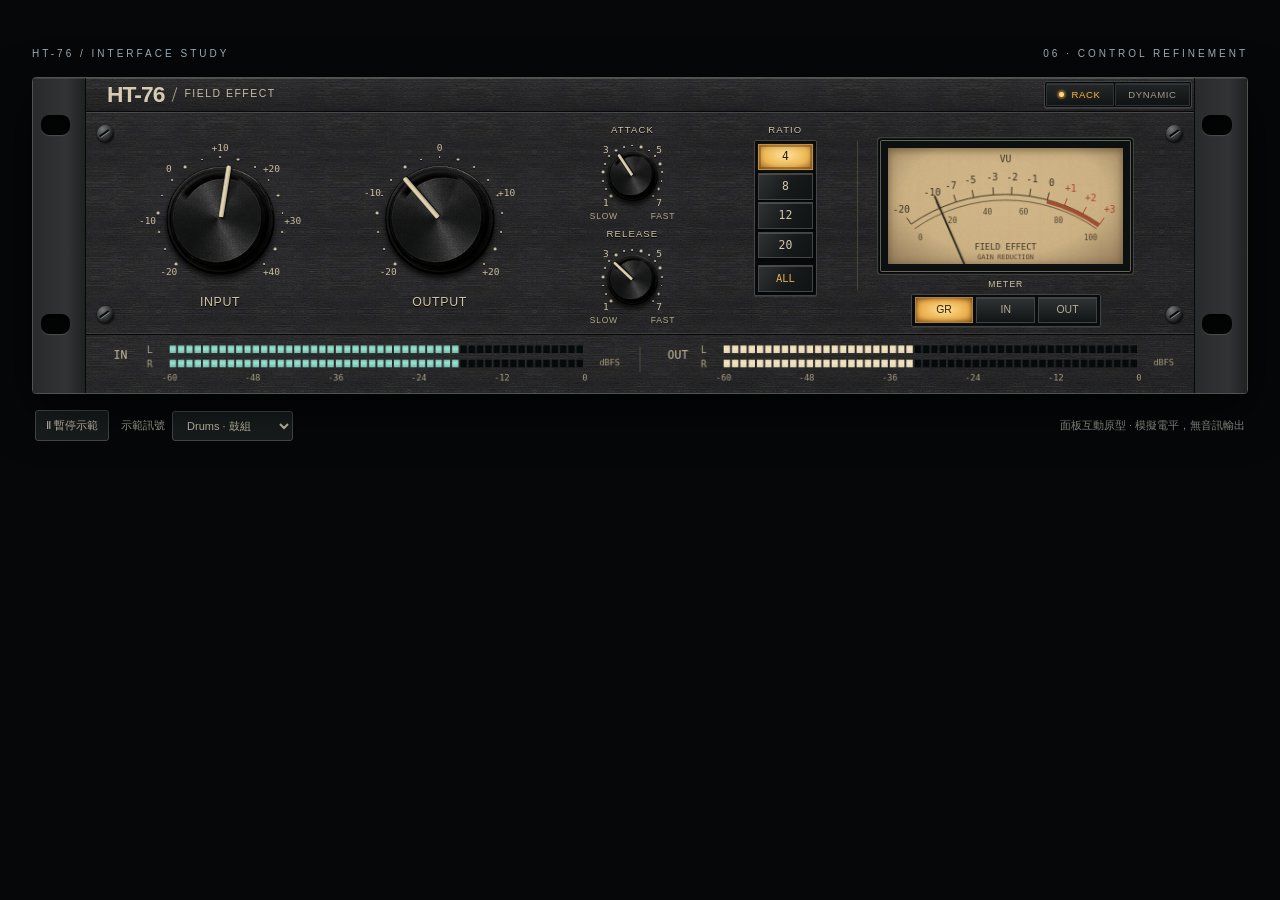
<file: design/index.html>
<!doctype html>
<html lang="zh-Hant"><head><meta charset="utf-8">
<meta name="viewport" content="width=device-width, initial-scale=1">
<title>HT-76 — Panel design preview</title>
<style>
body{margin:0;background:#050708;padding:48px 32px;color:#cbd6dc}
main{max-width:1280px;margin:0 auto}
.study-label{font:10px -apple-system,sans-serif;letter-spacing:3px;color:#9eadb7;margin:0 0 18px;display:flex;justify-content:space-between}
@media(max-width:620px){body{padding:22px 12px}.study-label{font-size:9px;letter-spacing:1.5px}}
</style></head><body><main><div class="study-label"><span>HT-76 / INTERFACE STUDY</span><span>06 · CONTROL REFINEMENT</span></div>
<div id="fet-panel-study" aria-label="HT-76 dual-view panel design">
<style>
#fet-panel-study{--fp-ink:#d4c8ab;--fp-muted:#a39c8b;--fp-teal:#71bdae;--fp-amber:#edb552;--fp-base:#191a1b;--fp-metal:url("[data-uri]");--fp-knob-image:url("[data-uri]");color:var(--fp-ink);font:13px -apple-system,BlinkMacSystemFont,"Segoe UI",sans-serif;line-height:1.4;width:100%;box-sizing:border-box;color-scheme:dark}
#fet-panel-study *{box-sizing:border-box}#fet-panel-study button,#fet-panel-study select,#fet-panel-study input{font:inherit}#fet-panel-study button{cursor:pointer}#fet-panel-study button:focus-visible,#fet-panel-study select:focus-visible,#fet-panel-study input:focus-visible{outline:2px solid #edb552;outline-offset:3px}#fet-panel-study [hidden]{display:none!important}
#fet-panel-study .fp-window{background:#191a1b;border:1px solid #626263;border-radius:4px;overflow:hidden;box-shadow:0 18px 50px #0009,inset 0 0 0 3px #050708}
#fet-panel-study .fp-top{min-height:59px;display:flex;align-items:center;gap:18px;padding:9px 26px;border-bottom:2px solid #060809;background:linear-gradient(110deg,#ffffff0b,#00000070),var(--fp-metal);background-size:auto,132px 84px;box-shadow:inset 0 1px #96969355}
#fet-panel-study .fp-brand{display:flex;align-items:center;gap:12px;flex:1}#fet-panel-study .fp-brand strong{font-size:29px;font-weight:750;letter-spacing:-1.5px;color:#dfd4b7}#fet-panel-study .fp-brand small{font-size:11px;letter-spacing:2px;color:#cabfa7;display:block}#fet-panel-study .fp-brand small+small{display:none}#fet-panel-study .fp-brand i{width:1px;height:23px;transform:rotate(18deg);background:#898473}
#fet-panel-study .fp-switch{display:flex;padding:2px;background:#050708;border:1px solid #414446;border-radius:3px;gap:1px;box-shadow:0 1px #77766c44}
#fet-panel-study .fp-switch button{border:1px solid #303335;border-radius:1px;background:linear-gradient(#212426,#101314);color:#a49d8b;font-size:11px;font-weight:500;padding:7px 15px;letter-spacing:.7px;box-shadow:inset 0 1px #73767333}
#fet-panel-study .fp-switch button[aria-pressed=true]{color:#efb24e;background:linear-gradient(#252829,#121516);text-shadow:0 0 6px #e7a12a40}
#fet-panel-study .fp-switch button[aria-pressed=true]:before{content:"";display:inline-block;width:5px;height:5px;vertical-align:1px;margin-right:8px;border-radius:50%;background:#ffd681;box-shadow:0 0 5px #ffb633,0 0 0 2px #8a683d66}
#fet-panel-study .fp-power{border:1px solid #45494a;color:#d7ad69;border-radius:2px;background:linear-gradient(#242728,#101213);padding:8px 11px;font-size:10px;letter-spacing:.8px;box-shadow:inset 0 1px #84867f33,0 1px 2px #000}
#fet-panel-study .fp-power[aria-pressed=true]{color:#8f9089;background:#101314;border-color:#303436}
#fet-panel-study .fp-status{display:flex;align-items:center;gap:9px;padding:12px 23px 1px;color:#9f9d91;font-size:9px;letter-spacing:1.5px}#fet-panel-study .fp-dot{width:4px;height:4px;border-radius:50%;background:#d3a45c}#fet-panel-study .fp-right{margin-left:auto;font:10px ui-monospace,SFMono-Regular,Menlo,monospace;letter-spacing:.3px;color:#a4a392}
#fet-panel-study .fp-dynamic-view{background:radial-gradient(ellipse at 45% 60%,#12242b55,transparent 75%),#0e1417}
#fet-panel-study .fp-visuals{display:grid;grid-template-columns:minmax(0,1fr) 172px;padding:0 10px 9px;gap:9px}
#fet-panel-study .fp-chart-shell{min-width:0}#fet-panel-study .fp-legend{display:flex;gap:22px;padding:13px 18px 6px;font-size:10px;letter-spacing:1px;color:#bcb8a8}#fet-panel-study .fp-legend span{display:flex;align-items:center;gap:7px}#fet-panel-study .fp-legend b{display:inline-block;width:15px;height:2px;background:var(--legend)}
#fet-panel-study .fp-chart{width:100%;height:282px;display:block}#fet-panel-study .fp-meter-canvas{width:100%;height:321px;display:block;border-left:1px solid #384146;background:linear-gradient(90deg,#0a0f1280,transparent)}
#fet-panel-study .fp-deck{display:grid;grid-template-columns:1fr .92fr .92fr 1fr 1.65fr;align-items:center;gap:16px;padding:18px 24px 20px;border-top:2px solid #040809;min-height:213px;background:linear-gradient(110deg,#00000044,#00000078),var(--fp-metal);background-size:auto,132px 84px;box-shadow:inset 0 1px #6d75784a}
#fet-panel-study .fp-control{text-align:center;min-width:0;position:relative}#fet-panel-study .fp-control-label{font-size:11px;letter-spacing:1.2px;font-weight:500;color:#d3c6a8;text-shadow:0 1px #000}
#fet-panel-study .fp-knob-wrap{width:121px;height:123px;margin:6px auto 0;position:relative;touch-action:none}
#fet-panel-study .fp-knob-scale{position:absolute;inset:0;pointer-events:none}
#fet-panel-study .fp-scale-dot{position:absolute;width:3px;height:3px;border-radius:50%;background:#c8bea5;transform:translate(-50%,-50%);box-shadow:0 1px #0009}
#fet-panel-study .fp-scale-dot:nth-child(3n+1){width:4px;height:4px}
#fet-panel-study .fp-knob{position:absolute;inset:10%;border:0;background:var(--fp-knob-image) center/contain no-repeat;filter:drop-shadow(1px 5px 3px #000b);border-radius:50%}
#fet-panel-study .fp-pointer{position:absolute;inset:0;transform:rotate(var(--angle,0deg));pointer-events:none;z-index:1}
#fet-panel-study .fp-pointer:before{content:"";position:absolute;left:calc(50% - 2px);top:4%;width:4px;height:44%;border-radius:2px 2px 1px 1px;background:linear-gradient(90deg,#877b5d,#f0e3bf 27%,#e2d5b0 65%,#aa9b74);box-shadow:1px 1px 2px #000,0 0 0 .5px #161713}
#fet-panel-study .fp-knob-wrap input{position:absolute;inset:0;z-index:3;width:100%;height:100%;opacity:.001;margin:0;cursor:ns-resize;touch-action:none}
#fet-panel-study .fp-knob-wrap:focus-within{outline:1px solid #c5a15e;outline-offset:3px;border-radius:50%}
#fet-panel-study .fp-control-value{display:inline-block;min-width:82px;padding:3px 8px;font:14px ui-monospace,SFMono-Regular,Menlo,monospace;white-space:nowrap;color:#73c4b2;background:#050b0d;border:1px solid #30383a;border-radius:2px;box-shadow:inset 0 1px 3px #000,0 1px #68707222}
#fet-panel-study .fp-control-value small{font-size:10px;margin-left:4px}
#fet-panel-study .fp-direction{display:flex;justify-content:space-between;max-width:89px;margin:-4px auto 5px;font-size:8px;letter-spacing:.8px;color:#b0a58b}
#fet-panel-study .fp-ratio-block{text-align:center;min-width:0}#fet-panel-study .fp-ratios{display:flex;gap:2px;justify-content:center;margin:23px 0 15px;background:#07090a;padding:4px;border:1px solid #444748;border-radius:2px;box-shadow:0 1px #81807a33}
#fet-panel-study .fp-ratios button{border:1px solid #434748;border-radius:1px;background:linear-gradient(125deg,#303334,#171a1b 55%,#101314);color:#d4c8ae;flex:1;min-width:29px;padding:11px 4px;box-shadow:inset 0 1px #95958b55,1px 2px 3px #0008;font:12px ui-monospace,SFMono-Regular,Menlo,monospace}
#fet-panel-study .fp-ratios button[aria-pressed=true],#fet-panel-study .fp-ratios button[data-ratio=all][aria-pressed=true]{background:radial-gradient(ellipse at 50% 40%,#ffe09a,#eeb854 60%,#a5702e);color:#261d0f;border-color:#c28c41;box-shadow:inset 0 0 0 2px #69451677,inset 0 0 8px #704b2380,0 0 4px #e7aa3e25}
#fet-panel-study .fp-ratios button[data-ratio=all]{color:#e3ad56;font-size:10px}#fet-panel-study .fp-ratio-note{font-size:9px;letter-spacing:.7px;color:#9f998a}
#fet-panel-study .fp-footer{display:flex;gap:14px;align-items:center;padding:9px 23px;background:#111517;border-top:1px solid #3b4245;font:9px ui-monospace,SFMono-Regular,Menlo,monospace;color:#aaa590;letter-spacing:.3px}#fet-panel-study .fp-footer b{font-weight:400;color:#c6c0aa}#fet-panel-study .fp-push{margin-left:auto;color:#d9b674}
#fet-panel-study .fp-demo{display:flex;align-items:center;gap:12px;flex-wrap:wrap;margin:16px 0 0;padding:0 3px;color:#a5a396;font-size:11px}#fet-panel-study .fp-demo button,#fet-panel-study .fp-demo select{border:1px solid #45494a;background:#191d1e;color:#c9c3b1;border-radius:3px;padding:7px 10px;font-size:11px}#fet-panel-study .fp-demo label{display:flex;gap:7px;align-items:center}#fet-panel-study .fp-note{margin-left:auto;font-size:11px;color:#92938c}
#fet-panel-study .fp-rack{position:relative;padding:28px 50px 12px;background:linear-gradient(105deg,#ffffff05,#00000044 55%,#00000011),var(--fp-metal);background-size:auto,132px 84px;box-shadow:inset 0 1px #72757766}
#fet-panel-study .fp-rack:before,#fet-panel-study .fp-rack:after{content:"";position:absolute;top:0;bottom:0;width:29px;left:0;background:linear-gradient(90deg,#151719,#383a3b 48%,#242728 90%);border-right:2px solid #060809;box-shadow:inset 0 1px #9d9e9166}
#fet-panel-study .fp-rack:after{left:auto;right:0;border-right:0;border-left:2px solid #060809}
#fet-panel-study .fp-screw{position:absolute;z-index:1;left:9px;top:23px;width:12px;height:12px;border-radius:50%;background:radial-gradient(ellipse at 32% 25%,#777a79,#242728 60%,#080a0b 75%,#565958);box-shadow:0 1px 2px #000}
#fet-panel-study .fp-screw:after{content:"";position:absolute;width:8px;height:1.5px;left:2px;top:5px;transform:rotate(-35deg);background:#060809;border-bottom:.5px solid #8a8b80}
#fet-panel-study .fp-screw:nth-child(2){left:auto;right:9px}#fet-panel-study .fp-screw:nth-child(3){top:auto;bottom:23px}#fet-panel-study .fp-screw:nth-child(4){left:auto;right:9px;top:auto;bottom:23px}
#fet-panel-study .fp-rack-name{display:none}
#fet-panel-study .fp-rack-controls{display:grid;grid-template-columns:1.1fr 1.1fr .78fr .5fr 2.15fr;gap:22px;align-items:center;min-height:274px}
#fet-panel-study .fp-rack .fp-control:not(.fp-small-knob){display:flex;flex-direction:column;align-items:center}
#fet-panel-study .fp-rack .fp-control:not(.fp-small-knob) .fp-control-label{order:2;margin-top:8px;font-size:13px;letter-spacing:.7px}
#fet-panel-study .fp-rack .fp-control:not(.fp-small-knob) .fp-knob-wrap{order:1;width:148px;height:148px}
#fet-panel-study .fp-rack .fp-control-value{order:3;background:transparent;border:0;box-shadow:none;font-size:11px;color:#bdb49e;padding:2px 0;min-width:0}
#fet-panel-study .fp-rack .fp-pointer:before{width:5px;left:calc(50% - 2.5px)}
#fet-panel-study .fp-timing{display:flex;flex-direction:column;gap:13px}
#fet-panel-study .fp-timing .fp-knob-wrap{width:79px;height:79px;margin-top:4px}
#fet-panel-study .fp-timing .fp-control-label{font-size:10px}#fet-panel-study .fp-timing .fp-direction{margin:0 auto 0;max-width:90px}
#fet-panel-study .fp-timing .fp-control-value{font-size:9px;padding:0}#fet-panel-study .fp-timing .fp-pointer:before{width:3px;left:calc(50% - 1.5px)}
#fet-panel-study .fp-rack .fp-ratios{flex-direction:column;margin:7px auto 0;gap:3px;width:44px;padding:3px}
#fet-panel-study .fp-rack .fp-ratios button{padding:6px 2px;min-height:28px;width:36px;font-size:11px}
#fet-panel-study .fp-rack .fp-ratio-note{display:none}
#fet-panel-study .fp-vu{display:block;width:100%;height:173px;background:radial-gradient(ellipse at 50% 35%,#efe0b9,#d7c299 66%,#a48e65);border:9px solid #0d1011;border-radius:1px;box-shadow:0 0 0 1px #565957,0 0 0 3px #141719,0 0 0 4px #454849,inset 0 2px 9px #57462cbb}
#fet-panel-study .fp-meter-select{display:flex;justify-content:center;gap:3px;margin:17px auto 0;background:#090b0c;padding:4px;width:max-content;border:1px solid #3f4445;border-radius:2px;box-shadow:0 1px #6f736b33}
#fet-panel-study .fp-meter-select button{padding:6px 10px;border:1px solid #3e4344;background:linear-gradient(#303333,#111516);border-radius:1px;font-size:10px;color:#b7b09b;box-shadow:inset 0 1px #81817833}
#fet-panel-study .fp-meter-select button[aria-pressed=true]{background:radial-gradient(ellipse,#ffe194,#e9ac49 65%,#aa742c);color:#291f10;border-color:#b1803c;box-shadow:inset 0 0 6px #684517}
#fet-panel-study .fp-rack-strip{display:block;width:100%;height:55px;margin-top:16px;border-top:2px solid #050809;box-shadow:0 -1px #63686955}
#fet-panel-study .fp-bypassed .fp-chart,#fet-panel-study .fp-bypassed .fp-vu{opacity:.45}#fet-panel-study .fp-bypassed .fp-dot{background:#777b75}

/* v5: coordinates and aspect ratios measured from the supplied concept board.
   Rack 1753 × 457; Dynamic 1753 × 695, each mapped to a 1280 px stage. */
#fet-panel-study{--fp-ink:#cfc5aa;--fp-muted:#a59e8c;--fp-teal:#71bdae;--fp-amber:#edb552;--fp-base:#191a1b;--fp-paper:url("[data-uri]")}
#fet-panel-study .fp-window{position:relative;width:1280px;height:333.69px;border-color:#515352;display:grid;grid-template-rows:36px minmax(0,1fr);background:#191a1b}
#fet-panel-study .fp-window[data-panel=dynamic]{height:507.47px}
#fet-panel-study .fp-top{height:36px;min-height:0;padding:3px 58px 3px 78px;gap:12px;flex-wrap:nowrap;background:linear-gradient(#ffffff04,#00000022),var(--fp-metal);background-size:auto,132px 84px}
#fet-panel-study .fp-brand{min-width:0;justify-content:flex-start;gap:10px}
#fet-panel-study .fp-brand strong{font-size:24px;letter-spacing:-1px;color:#d5ccb2}
#fet-panel-study .fp-brand small{font-size:11px;letter-spacing:1.6px;color:#c6bda6}
#fet-panel-study .fp-brand i{height:16px;background:#a69d87}
#fet-panel-study .fp-switch{flex:0 0 auto;padding:1px}
#fet-panel-study .fp-switch button{padding:4px 13px;font-size:10px}
#fet-panel-study .fp-top>.fp-power{display:none}
#fet-panel-study .fp-footer,#fet-panel-study .fp-status{display:none}
#fet-panel-study .fp-rack-view{height:100%;min-height:0}
#fet-panel-study .fp-rack{height:100%;padding:0 56px;display:grid;grid-template-rows:234px 60px;background:linear-gradient(105deg,#ffffff02,#00000013),var(--fp-metal);background-size:auto,132px 84px}
#fet-panel-study .fp-rack:before,#fet-panel-study .fp-rack:after{display:none}
#fet-panel-study .fp-ear{position:absolute;z-index:4;top:0;bottom:0;width:56px;left:0;background:linear-gradient(90deg,#282a2b,#313334 65%,#202222);border-right:2px solid #070808;box-shadow:inset 0 1px #6a6b6555;pointer-events:none}
#fet-panel-study .fp-ear.right{left:auto;right:0;border-right:0;border-left:2px solid #070808}
#fet-panel-study .fp-ear:before,#fet-panel-study .fp-ear:after{content:"";position:absolute;left:8px;top:39px;width:31px;height:21px;background:#020303;border-radius:9px;box-shadow:inset 0 2px 3px #000,0 1px 1px #7c7d7166}
#fet-panel-study .fp-ear:after{top:auto;bottom:62px}
#fet-panel-study .fp-window[data-panel=dynamic]>.fp-ear{display:none}
#fet-panel-study .fp-window[data-panel=dynamic] .fp-top{padding-left:42px}
#fet-panel-study .fp-screw{width:18px;height:18px;left:67px;top:13px}
#fet-panel-study .fp-screw:after{left:3px;top:8px;width:12px;height:2px}
#fet-panel-study .fp-screw:nth-child(2){right:67px}
#fet-panel-study .fp-screw:nth-child(3){bottom:74px}
#fet-panel-study .fp-screw:nth-child(4){right:67px;bottom:74px}
#fet-panel-study .fp-rack-controls{position:relative;display:block;min-height:0;height:234px}
#fet-panel-study .fp-rack-controls>.fp-control{position:absolute;top:35px;width:160px}
#fet-panel-study .fp-rack-controls>[data-control=input]{left:61px}
#fet-panel-study .fp-rack-controls>[data-control=output]{left:292px}
#fet-panel-study .fp-rack .fp-control:not(.fp-small-knob) .fp-knob-wrap{width:143px;height:143px;margin:0;order:1}
#fet-panel-study .fp-rack .fp-control:not(.fp-small-knob) .fp-control-label{font-size:13px;line-height:18px;margin-top:0;order:2}
#fet-panel-study .fp-rack .fp-control-value{display:none}
#fet-panel-study .fp-timing{position:absolute;left:514px;top:11px;width:122px;gap:5px}
#fet-panel-study .fp-timing .fp-control-label{font-size:10px;line-height:14px}
#fet-panel-study .fp-timing .fp-knob-wrap{width:81px;height:81px;margin:1px auto 0}
#fet-panel-study .fp-timing .fp-direction{display:flex;margin:-4px auto 0;max-width:90px;font-size:9px;line-height:13px}
#fet-panel-study .fp-rack .fp-ratio-block{position:absolute;left:693px;top:11px;width:86px}
#fet-panel-study .fp-rack .fp-ratio-block>.fp-control-label{font-size:10px;line-height:15px}
#fet-panel-study .fp-rack .fp-ratios{width:47px;gap:3px;margin:3px auto 0;padding:3px}
#fet-panel-study .fp-rack .fp-ratios button{flex:none;width:39px;height:30px;min-height:0;padding:3px;font-size:12px;line-height:20px}
#fet-panel-study .fp-rack .fp-ratios button[data-ratio=all]{margin-top:4px;font-size:11px}
#fet-panel-study .fp-vu-box{position:absolute;left:837px;top:30px;width:262px}
#fet-panel-study .fp-vu-box:before{content:"";position:absolute;left:-26px;top:0;height:157px;border-left:1px solid #8a826255}
#fet-panel-study .fp-vu{height:137px;width:100%;border-width:8px;background:radial-gradient(ellipse at 50% 40%,#f4e4b01c,transparent 60%,#37261566),var(--fp-paper);background-size:auto,32px 26px;box-shadow:0 0 0 1px #65655c,0 0 0 3px #070909,0 0 0 4px #474943,inset 0 2px 9px #594526bb}
#fet-panel-study .fp-meter-caption{font-size:9px;letter-spacing:1.1px;line-height:12px;text-align:center;margin-top:9px}
#fet-panel-study .fp-meter-select{margin:3px auto 0;padding:3px;gap:3px}
#fet-panel-study .fp-meter-select button{padding:4px 12px;font-size:11px;line-height:18px}
#fet-panel-study .fp-rack-strip{height:60px;width:100%;margin:0;border-top:2px solid #060707}
#fet-panel-study .fp-scale-number{position:absolute;transform:translate(-50%,-50%);font:10px ui-monospace,SFMono-Regular,Menlo,monospace;color:#c9bea2;white-space:nowrap}
#fet-panel-study .fp-knob-scale{inset:8%}
#fet-panel-study .fp-knob{inset:14%}
#fet-panel-study .fp-scale-dot{width:2px;height:2px}
#fet-panel-study .fp-scale-dot:nth-child(3n+1){width:3px;height:3px}
#fet-panel-study .fp-pointer:before{background:linear-gradient(90deg,#8c826a,#e4d8b7 27%,#d5c9a9 65%,#a49775)}
#fet-panel-study .fp-dynamic-view{min-height:0;height:100%;display:grid;grid-template-rows:282px minmax(0,1fr);background:#101619;padding:0 5px 5px}
#fet-panel-study .fp-visuals{grid-template-columns:minmax(0,1fr) 365px;gap:4px;padding:0 0 4px;min-height:0}
#fet-panel-study .fp-chart-shell{border:1px solid #363c3e;border-radius:2px;background:radial-gradient(ellipse at 50% 80%,#112024,#0b1013 85%)}
#fet-panel-study .fp-legend{padding:13px 45px 5px;gap:28px;font-size:10px;line-height:14px;color:#beb59e}
#fet-panel-study .fp-chart{height:242px;width:100%}
#fet-panel-study .fp-meter-canvas{height:277px;width:100%;border:1px solid #363c3e;border-radius:2px;background:linear-gradient(105deg,#111719,#0c1114)}
#fet-panel-study .fp-deck{display:grid;grid-template-columns:238px 180px 180px 210px 315px minmax(0,1fr);grid-template-rows:1fr;gap:0;min-height:0;padding:12px 0 10px;border:1px solid #373c3d;border-radius:2px;background:linear-gradient(110deg,#00000062,#00000082),var(--fp-metal);background-size:auto,132px 84px;box-shadow:inset 0 1px #68706f33}
#fet-panel-study .fp-deck .fp-control{height:157px}
#fet-panel-study .fp-deck .fp-control-label{font-size:12px;line-height:18px}
#fet-panel-study .fp-deck .fp-knob-wrap{width:120px;height:116px;margin:0 auto}
#fet-panel-study .fp-deck .fp-control-value{font-size:14px;line-height:18px;padding:2px 7px;min-width:76px}
#fet-panel-study .fp-deck .fp-control-value small{font-size:10px}
#fet-panel-study .fp-deck .fp-small-knob .fp-knob-wrap{width:92px;height:97px;margin:1px auto 0}
#fet-panel-study .fp-deck .fp-direction{display:flex;font-size:9px;line-height:13px;margin:0 auto 5px;max-width:87px}
#fet-panel-study .fp-deck [data-control=input]:after,#fet-panel-study .fp-deck [data-control=release]:after{content:"";position:absolute;right:0;top:7px;bottom:4px;border-right:1px solid #59605b66;box-shadow:1px 0 #050809}
#fet-panel-study .fp-deck .fp-ratio-block{grid-column:auto;grid-row:auto;padding:0 16px 0 7px}
#fet-panel-study .fp-deck .fp-ratios{margin:23px 0 14px;padding:3px;gap:2px}
#fet-panel-study .fp-deck .fp-ratios button{font-size:14px;min-width:0;padding:10px 3px;line-height:20px}
#fet-panel-study .fp-deck .fp-ratio-note{display:none}
#fet-panel-study .fp-bypass-block{height:148px;border-left:1px solid #535b5466;margin-left:0;text-align:center;display:flex;flex-direction:column;align-items:center;padding-top:20px;gap:18px}
#fet-panel-study .fp-bypass-block .fp-control-label{font-size:11px}
#fet-panel-study .fp-bypass-block .fp-power{height:48px;width:49px;padding:0;font-size:17px;border:3px solid #474b49;box-shadow:0 0 0 2px #060809,inset 0 0 0 2px #090c0d;color:#e9ae53}
#fet-panel-study .fp-bypass-light{width:7px;height:7px;background:#f9c46b;border-radius:50%;box-shadow:0 0 4px #ffae31,0 0 0 2px #4c3f2b}
#fet-panel-study .fp-bypassed .fp-bypass-light{background:#554c3b;box-shadow:0 0 0 2px #302d24}
/* v6: larger gain knobs; focus follows the knob rim, clear of scale lettering. */
#fet-panel-study .fp-rack .fp-control:not(.fp-small-knob) .fp-knob-wrap{width:156px;height:156px}
#fet-panel-study .fp-deck .fp-control:not(.fp-small-knob) .fp-knob-wrap{width:124px;height:124px}
#fet-panel-study .fp-control:not(.fp-small-knob) .fp-knob{inset:10%}
#fet-panel-study .fp-control:not(.fp-small-knob) .fp-knob-scale{inset:4%}
#fet-panel-study .fp-knob-wrap:focus-within{outline:none}
#fet-panel-study .fp-knob-wrap input:focus-visible{outline:none}
#fet-panel-study .fp-knob-wrap:focus-within .fp-knob:after{content:"";position:absolute;inset:2.5%;border:1.5px solid #d6b775;border-radius:50%;box-shadow:0 0 0 1px #090b0a;pointer-events:none}
#fet-panel-study .fp-rack .fp-ratios{width:66px}
#fet-panel-study .fp-rack .fp-ratios button{width:58px;height:28px;line-height:18px;border-radius:0}
#fet-panel-study .fp-deck .fp-ratios button{height:32px;padding:4px 3px;line-height:22px;border-radius:0}
#fet-panel-study .fp-meter-select button{width:62px;height:27px;padding:3px 0;line-height:19px;border-radius:0}
#fet-panel-study .fp-deck .fp-control:not(.fp-small-knob) .fp-knob-wrap{margin-bottom:-8px}
</style>
<div class="fp-window" data-panel="rack"><i class="fp-ear" aria-hidden="true"></i><i class="fp-ear right" aria-hidden="true"></i>
 <header class="fp-top">
  <div class="fp-brand"><strong>HT-76</strong><i></i><div><small>FIELD EFFECT</small><small>LIMITING AMPLIFIER</small></div></div>
  <div class="fp-switch" role="group" aria-label="Panel view"><button type="button" data-view="rack" aria-pressed="false">RACK</button><button type="button" data-view="dynamic" aria-pressed="true">DYNAMIC</button></div>
  <button class="fp-power" type="button" data-action="bypass" aria-pressed="false">● ACTIVE</button>
 </header>
 <section class="fp-dynamic-view" aria-label="Dynamic panel">
  <div class="fp-status"><span class="fp-dot"></span><span data-status>LEVEL HISTORY</span><span class="fp-right">12.0 s <span style="color:#655d47">/</span> dBFS</span></div>
  <div class="fp-visuals">
   <div class="fp-chart-shell"><div class="fp-legend"><span><b style="--legend:var(--fp-teal)"></b>INPUT</span><span><b style="--legend:#e3d5ad"></b>OUTPUT</span><span><b style="--legend:var(--fp-amber)"></b>REDUCTION</span></div><canvas class="fp-chart" role="img" aria-label="Twelve-second input and output level history with a separate gain reduction trace">Input, output, and gain reduction history.</canvas></div>
   <canvas class="fp-meter-canvas" role="img" aria-label="Stereo input and output peak meters and gain reduction meter">IN, GR, OUT meters.</canvas>
  </div>
  <div class="fp-deck"></div>
 </section>
 <section class="fp-rack-view" aria-label="Classic rack panel" hidden>
  <div class="fp-rack"><i class="fp-screw"></i><i class="fp-screw"></i><i class="fp-screw"></i><i class="fp-screw"></i><div class="fp-rack-name"><strong>HT-76</strong><span>FIELD EFFECT LIMITING AMPLIFIER</span><em>REV. D INSPIRED</em></div><div class="fp-rack-controls"></div><canvas class="fp-rack-strip" role="img" aria-label="Rack stereo input and output meters">Input and output levels.</canvas></div>
 </section>
 <footer class="fp-footer"><span>FET <b>•</b> FEEDBACK</span><span>RATIO <b data-ratio-readout>4:1</b></span><span class="fp-push" data-reduction-readout>GR −0.0 dB</span></footer>
</div>
<div class="fp-demo"><button type="button" data-action="play" aria-pressed="true">Ⅱ 暫停示範</button><label>示範訊號 <select data-source aria-label="Demo signal"><option value="drums">Drums · 鼓組</option><option value="vocal">Vocal · 人聲</option><option value="sustain">Sustain · 持續音</option></select></label><span class="fp-note">面板互動原型 · 模擬電平，無音訊輸出</span></div>
<script>
(() => {
 'use strict';
 const root=document.getElementById('fet-panel-study');
 const q=s=>root.querySelector(s), qa=s=>[...root.querySelectorAll(s)];
 const defaults={input:12,output:-6,attack:200,release:400};
 const state={...defaults,ratio:4,all:false,view:'rack',bypass:false,playing:!matchMedia('(prefers-reduced-motion: reduce)').matches,source:'drums',meter:'gr',accent:'#71bdae'};
 const specs={input:{label:'INPUT',min:-20,max:40,unit:'dB',colour:'var(--fp-teal)'},output:{label:'OUTPUT',min:-20,max:20,unit:'dB',colour:'#e3d5ad'},attack:{label:'ATTACK',min:20,max:800,unit:'µs',colour:'var(--fp-amber)',reverse:true},release:{label:'RELEASE',min:50,max:1100,unit:'ms',colour:'var(--fp-amber)',reverse:true}};
 const normalized=(key,v)=>specs[key].reverse?1-Math.log(v/specs[key].min)/Math.log(specs[key].max/specs[key].min):(v-specs[key].min)/(specs[key].max-specs[key].min);
 const actual=(key,n)=>{let s=specs[key];return s.reverse?s.min*Math.pow(s.max/s.min,1-n):s.min+n*(s.max-s.min)};
 const scaleNumbers=(key)=>{const s=specs[key],values=s.reverse?[1,3,5,7]:key==='input'?[-20,-10,0,10,20,30,40]:[-20,-10,0,10,20];return values.map((v,i)=>{const n=s.reverse?i/3:(v-s.min)/(s.max-s.min),a=(-135+n*270)*Math.PI/180;return `<span class="fp-scale-number" style="left:${50+49*Math.sin(a)}%;top:${50-49*Math.cos(a)}%">${v>0&&!s.reverse?'+'+v:v}</span>`}).join('')};
 const control=(key,rack=false)=>{const s=specs[key];return `<div class="fp-control ${s.reverse?'fp-small-knob':''}" data-control="${key}" style="--fp-knob-color:${s.colour}"><div class="fp-control-label">${s.label}</div><div class="fp-knob-wrap">${(rack||s.reverse)?scaleNumbers(key):''}<div class="fp-knob-scale">${Array.from({length:17},(_,i)=>{const a=(-135+i*270/16)*Math.PI/180;return `<i class="fp-scale-dot" style="left:${50+46*Math.sin(a)}%;top:${50-46*Math.cos(a)}%"></i>`}).join('')}</div><div class="fp-knob"><div class="fp-pointer"></div></div><input type="range" min="0" max="1000" step="1" aria-label="${rack?'Rack':'Dynamic'} ${s.label.toLowerCase()}" data-param="${key}" value="${Math.round(normalized(key,state[key])*1000)}"></div>${s.reverse?'<div class="fp-direction"><span>SLOW</span><span>FAST</span></div>':''}<div class="fp-control-value"><span data-value="${key}"></span><small>${s.unit}</small></div></div>`};
 const ratios=()=>`<div class="fp-ratio-block"><div class="fp-control-label">RATIO</div><div class="fp-ratios" role="group" aria-label="Compression ratio">${[4,8,12,20,'all'].map(v=>`<button type="button" data-ratio="${v}" aria-pressed="${v===4}">${v==='all'?'ALL':v}</button>`).join('')}</div><div class="fp-ratio-note">${' '}</div></div>`;
 q('.fp-deck').innerHTML=control('input')+control('attack')+control('release')+control('output')+ratios()+`<div class="fp-bypass-block"><div class="fp-control-label">BYPASS</div><button class="fp-power" type="button" data-action="bypass" aria-pressed="false" aria-label="Bypass compressor">IN</button><i class="fp-bypass-light" aria-hidden="true"></i></div>`;
 q('.fp-rack-controls').innerHTML=control('input',true)+control('output',true)+'<div class="fp-timing">'+control('attack',true)+control('release',true)+'</div>'+ratios()+`<div class="fp-vu-box"><canvas class="fp-vu" role="img" aria-label="Analog VU meter">Analog VU meter</canvas><div class="fp-meter-caption">METER</div><div class="fp-meter-select" role="group" aria-label="VU meter source">${['gr','in','out'].map(v=>`<button type="button" data-meter="${v}" aria-pressed="${v==='gr'}">${v.toUpperCase()}</button>`).join('')}</div></div>`;
 // All views bind to this single state. Timing controls turn clockwise toward faster times.
 function sync(){
  root.style.setProperty('--fp-teal',state.accent);
  qa('[data-param]').forEach(el=>{let k=el.dataset.param,n=normalized(k,state[k]);el.value=Math.round(n*1000);el.setAttribute('aria-valuetext',`${state[k].toFixed(specs[k].reverse?0:1)} ${specs[k].unit}`);let box=el.closest('.fp-control');box.style.setProperty('--sweep',`${n*270}deg`);box.style.setProperty('--angle',`${-135+n*270}deg`)});
  qa('[data-value]').forEach(el=>{let k=el.dataset.value;el.textContent=(state[k]>0&&!specs[k].reverse?'+':'')+state[k].toFixed(specs[k].reverse?0:1)});
  qa('[data-ratio]').forEach(el=>el.setAttribute('aria-pressed',el.dataset.ratio==='all'?state.all:(!state.all&&+el.dataset.ratio===state.ratio)));
  qa('.fp-ratio-note').forEach(el=>el.textContent=state.all?'ALL BUTTONS IN':`${state.ratio}:1 · FEEDBACK`);
  q('[data-ratio-readout]').textContent=state.all?'ALL':`${state.ratio}:1`;
  qa('[data-view]').forEach(el=>el.setAttribute('aria-pressed',el.dataset.view===state.view));
  q('.fp-window').dataset.panel=state.view;
  q('.fp-rack-view').hidden=state.view!=='rack';q('.fp-dynamic-view').hidden=state.view!=='dynamic';
  q('.fp-window').classList.toggle('fp-bypassed',state.bypass);
  qa('[data-action=bypass]').forEach(el=>{el.setAttribute('aria-pressed',state.bypass);el.textContent=state.bypass?'OUT':'IN'});
  q('[data-action=play]').textContent=state.playing?'Ⅱ 暫停示範':'▶ 播放示範';q('[data-action=play]').setAttribute('aria-pressed',state.playing);
  qa('[data-meter]').forEach(el=>el.setAttribute('aria-pressed',el.dataset.meter===state.meter));
  q('[data-status]').textContent=state.bypass?'BYPASSED':state.playing?'LEVEL HISTORY':'HISTORY PAUSED';
  draw();
 }
 qa('[data-param]').forEach(el=>{
  el.addEventListener('input',()=>{state[el.dataset.param]=actual(el.dataset.param,+el.value/1000);sync()});
  el.addEventListener('dblclick',()=>{state[el.dataset.param]=defaults[el.dataset.param];sync()});
  let drag=null;
  el.addEventListener('pointerdown',e=>{e.preventDefault();el.focus();el.setPointerCapture(e.pointerId);drag={y:e.clientY,n:normalized(el.dataset.param,state[el.dataset.param])}});
  el.addEventListener('pointermove',e=>{if(!drag)return;let n=Math.max(0,Math.min(1,drag.n+(drag.y-e.clientY)/(e.shiftKey?1400:220)));state[el.dataset.param]=actual(el.dataset.param,n);sync()});
  el.addEventListener('pointerup',()=>drag=null);el.addEventListener('pointercancel',()=>drag=null);
  el.addEventListener('wheel',e=>{e.preventDefault();state[el.dataset.param]=actual(el.dataset.param,Math.max(0,Math.min(1,normalized(el.dataset.param,state[el.dataset.param])-Math.sign(e.deltaY)*(e.shiftKey?.001:.01))));sync()},{passive:false});
 });
 qa('[data-ratio]').forEach(el=>el.addEventListener('click',()=>{if(el.dataset.ratio==='all')state.all=!state.all;else{state.ratio=+el.dataset.ratio;state.all=false}sync()}));
 qa('[data-view]').forEach(el=>el.addEventListener('click',()=>{state.view=el.dataset.view;sync()}));
 qa('[data-meter]').forEach(el=>el.addEventListener('click',()=>{state.meter=el.dataset.meter;sync()}));
 qa('[data-action=bypass]').forEach(el=>el.addEventListener('click',()=>{state.bypass=!state.bypass;sync()}));
 q('[data-action=play]').addEventListener('click',()=>{state.playing=!state.playing;sync()});
 q('[data-source]').addEventListener('change',e=>{state.source=e.target.value});
 const canvases={chart:q('.fp-chart'),meters:q('.fp-meter-canvas'),vu:q('.fp-vu'),strip:q('.fp-rack-strip')};
 const contexts={};
 function context(key){const el=canvases[key],r=el.getBoundingClientRect();if(!r.width||!r.height)return null;const d=Math.min(devicePixelRatio||1,2),w=el.clientWidth,h=el.clientHeight;if(el.width!==Math.round(w*d)||el.height!==Math.round(h*d)){el.width=Math.round(w*d);el.height=Math.round(h*d)}const c=contexts[key]||(contexts[key]=el.getContext('2d'));c.setTransform(d,0,0,d,0,0);c.clearRect(0,0,w,h);return {c,w,h}}
 const clamp=(v,a,b)=>Math.max(a,Math.min(b,v));
 const history=[];let time=0,env=0,latest={input:-60,output:-60,gr:0},vuValue=0;
 function rawLevel(t){
  if(state.source==='vocal'){const syllable=Math.pow(Math.max(0,Math.sin(t*4.4)+.27*Math.sin(t*12.1)),.6);return -43+24*syllable+3*Math.sin(t*1.8)}
  if(state.source==='sustain')return -28+7*Math.sin(t*1.1)+2*Math.sin(t*3.6);
  const kick=Math.exp(-((t%0.52)/.09));const snare=Math.exp(-(((t+.26)%1.04)/.12));const hat=Math.exp(-(((t+.08)%.26)/.028));return 20*Math.log10(.009+.22*kick+.17*snare+.055*hat);
 }
 // UI-only level-domain model, not audio processing or a port of fetcomp-dsp.
 // Its purpose is to exercise the history, meter ballistics and linked controls.
 function advance(dt){time+=dt;const raw=rawLevel(time),input=state.bypass?raw:raw+state.input;const ratio=state.all?28:state.ratio,target=state.bypass?0:Math.max(0,input+18)*(1-1/ratio);const tau=target>env?(.004+state.attack/1000000):state.release/1000;env+=(target-env)*(1-Math.exp(-dt/tau));if(state.bypass)env=0;latest={input,output:state.bypass?raw:input-env+state.output,gr:env};history.push({...latest});if(history.length>720)history.shift();}
 for(let i=0;i<720;i++)advance(1/60);
 function line(c,x1,y1,x2,y2,colour,width=1){c.beginPath();c.moveTo(x1,y1);c.lineTo(x2,y2);c.strokeStyle=colour;c.lineWidth=width;c.stroke()}
 function label(c,s,x,y,colour='#b1a082',size=10,align='left'){c.font=`${size}px ui-monospace,SFMono-Regular,Menlo,monospace`;c.fillStyle=colour;c.textAlign=align;c.fillText(s,x,y)}
 function plot(){const ctx=context('chart');if(!ctx)return;const {c,w,h}=ctx;const left=w<300?34:42,right=w-30,top=15,bottom=h-28;const y=db=>top+(6-clamp(db,-60,6))/66*(bottom-top);const x=i=>left+i/(719)*(right-left);
  [0,-12,-24,-36,-48,-60].forEach(db=>{line(c,left,y(db),right,y(db),'#52636a40');label(c,db===0?'0':String(db),left-8,y(db)+3,'#aca692',9,'right')});
  for(let i=0;i<=6;i++){let xx=left+(right-left)*i/6;line(c,xx,top,xx,bottom,'#52636a40');if(w>=360||i%2===0)label(c,i===6?'now':`${(i-6)*2}s`,xx,bottom+18,'#aca692',9,i===0?'left':i===6?'right':'center')}
  const zero=top+8;label(c,'GR',right+7,top-4,'#c29b68',8);[0,12,24].forEach(g=>label(c,String(g),right+7,zero+g/24*(bottom-top)*.38+3,'#a88d69',8));
  function wave(key,stroke,alpha){c.beginPath();c.moveTo(x(0),bottom);history.forEach((v,i)=>c.lineTo(x(i),y(v[key])));c.lineTo(x(history.length-1),bottom);c.closePath();const grad=c.createLinearGradient(0,top,0,bottom);grad.addColorStop(0,alpha);grad.addColorStop(1,'#00000000');c.fillStyle=grad;c.fill();c.beginPath();history.forEach((v,i)=>i?c.lineTo(x(i),y(v[key])):c.moveTo(x(i),y(v[key])));c.strokeStyle=stroke;c.lineWidth=key==='output'?1.6:1.1;c.stroke()}
  c.save();c.beginPath();c.rect(left,top,right-left,bottom-top);c.clip();wave('input',state.accent,state.accent+'42');wave('output','#e3d5ad','#e3d5ad14');c.beginPath();history.forEach((v,i)=>{let yy=zero+clamp(v.gr,0,24)/24*(bottom-top)*.38;i?c.lineTo(x(i),yy):c.moveTo(x(i),yy)});c.strokeStyle='#edb552';c.lineWidth=1.5;c.stroke();c.restore();
  line(c,right,top,right,bottom,'#697c8050');
 }
 const peaks={input:latest.input,output:latest.output};
 function meters(){const ctx=context('meters');if(!ctx)return;const {c,w,h}=ctx,top=49,bottom=h-46;
  const groups=[{key:'input',x:0,width:w*.36},{key:'gr',x:w*.36,width:w*.27},{key:'output',x:w*.63,width:w*.37}];
  for(const {key,x,width} of groups){const gr=key==='gr',colour=gr?'#edb552':key==='input'?state.accent:'#e3d5ad',cx=x+width*.56;
   if(x)line(c,x,5,x,h-5,'#55594d40');
   label(c,gr?'GR':key==='input'?'IN':'OUT',x+width/2,23,'#cbc0a4',12,'center');
   const centers=gr?[cx]:[x+width*.45,x+width*.77],bw=gr?25:25;
   const py=db=>bottom-clamp((db+60)/60,0,1)*(bottom-top);
   if(gr){[0,6,12,18,24].forEach(v=>label(c,v===0?'0':'−'+v,x+width*.31,top+v/24*(bottom-top)+3,'#a89a7d',9,'right'))}
   else{[0,-6,-12,-18,-24,-30,-36,-42,-48,-60].forEach(v=>label(c,String(v),x+width*.27,py(v)+3,'#a99f86',9,'right'))}
   centers.forEach((xx,ch)=>{const bx=xx-bw/2,db=gr?latest.gr:latest[key]-(ch===1?.65:0);c.fillStyle='#060b0d';c.fillRect(bx,top,bw,bottom-top);
    if(!gr)label(c,ch?'R':'L',xx,39,'#a99f8d',10,'center');
    const len=clamp(gr?db/24:(db+60)/60,0,1)*(bottom-top),fillY=gr?top:bottom-len;
    const gradient=c.createLinearGradient(bx,0,bx+bw,0);gradient.addColorStop(0,colour);gradient.addColorStop(.65,colour);gradient.addColorStop(1,gr?'#a66a23':key==='input'?'#386e68':'#a59b80');c.fillStyle=gradient;c.fillRect(bx,fillY,bw,len);
    if(!gr){c.fillStyle=colour;c.fillRect(bx,py(peaks[key]-(ch===1?.65:0))-1,bw,2);if(db>=0){c.fillStyle='#dc7657';c.fillRect(bx,top-5,bw,3)}}
    c.fillStyle='#05080975';for(let yy=top+4;yy<bottom;yy+=5)c.fillRect(bx,yy,bw,1);
    label(c,(gr?'−':'')+db.toFixed(1),xx,h-26,colour,12,'center');
   });
   label(c,gr?'dB':'dBFS',x+8,h-26,'#a59a81',8);label(c,'PEAK',x+width/2,h-8,'#a99e85',9,'center');
  }
 }
 function vu(){const ctx=context('vu');if(!ctx)return;const {c,w,h}=ctx,cx=w/2,r=w*.70,cy=h*.40+r;
  const values=[-20,-10,-7,-5,-3,-2,-1,0,1,2,3],positions=[0,.16,.25,.34,.44,.53,.62,.71,.80,.90,1];
  const angle=v=>{v=clamp(v,-20,3);let i=values.findIndex(n=>n>=v);if(i<=0)return Math.PI*1.3056;const n=positions[i-1]+(positions[i]-positions[i-1])*(v-values[i-1])/(values[i]-values[i-1]);return Math.PI*(1.3056+n*.3888)};
  const point=(a,rr)=>[cx+Math.cos(a)*rr,cy+Math.sin(a)*rr];
  const arc=(radius,start,end,colour,width)=>{c.beginPath();c.arc(cx,cy,radius,angle(start),angle(end));c.strokeStyle=colour;c.lineWidth=width;c.stroke()};
  arc(r,-20,3,'#3b3424',1);arc(r-6,-20,3,'#4b412a',.8);arc(r-2,0,3,'#a54d30',4);
  values.forEach(v=>{const a=angle(v),p=point(a,r),p2=point(a,r+8),p3=point(a,r+18);line(c,...p,...p2,v>0?'#ac4229':'#393122',1);label(c,v>0?'+'+v:String(v),p3[0],p3[1]+3,v>0?'#ac4229':'#393122',10,'center')});
  [0,20,40,60,80,100].forEach((n,i)=>{const a=Math.PI*(1.3056+i/5*.3888),p=point(a,r-17);label(c,String(n),p[0],p[1]+3,'#4d412a',8,'center')});
  label(c,'VU',cx,15,'#3d3425',10,'center');label(c,'FIELD EFFECT',cx,h-15,'#3d3425',9,'center');label(c,state.meter==='gr'?'GAIN REDUCTION':'0 VU = −18 dBFS',cx,h-5,'#4d412a',7,'center');
  const tip=point(angle(vuValue),r+14);line(c,cx+2,cy,tip[0]+2,tip[1]+2,'#00000020',2);line(c,cx,cy,...tip,'#27291f',1.8);
 }
 function strip(){const ctx=context('strip');if(!ctx)return;const {c,w,h}=ctx,half=w/2;
  ['input','output'].forEach((key,i)=>{const xx=i*half,start=xx+88,len=half-146,colour=key==='input'?state.accent:'#e3d5ad';
   label(c,key==='input'?'IN':'OUT',xx+29,25,'#c7bca0',12);
   for(let ch=0;ch<2;ch++){const yy=11+ch*15;label(c,ch?'R':'L',xx+67,yy+8,'#aa9f83',10,'center');
    const db=latest[key]-ch*.65,filled=clamp((db+60)/60,0,1);
    for(let k=0;k<50;k++){const bx=start+k*len/50;c.fillStyle='#070a0a';c.fillRect(bx,yy,len/50-2,8);if((k+.5)/50<=filled){const glow=c.createLinearGradient(0,yy,0,yy+8);glow.addColorStop(0,colour);glow.addColorStop(.4,key==='input'?'#a0e3d2':'#f2e6c7');glow.addColorStop(1,colour);c.fillStyle=glow;c.fillRect(bx,yy,len/50-2,8)}}
   }
   [-60,-48,-36,-24,-12,0].forEach(db=>label(c,String(db),start+(db+60)/60*len,48,'#aba086',9,'center'));label(c,'dBFS',xx+half-32,32,'#a99d80',9,'center');
  });line(c,half,12,half,39,'#9d907260');
 }
 function draw(){if(state.view==='dynamic'){plot();meters()}else{vu();strip()}}
 let last=0,accumulator=0;
 function frame(now){const dt=Math.min((now-last)/1000||0,.1);last=now;if(state.playing){accumulator+=dt;while(accumulator>=1/60){advance(1/60);accumulator-=1/60}peaks.input=Math.max(latest.input,peaks.input-dt*8);peaks.output=Math.max(latest.output,peaks.output-dt*8)}const target=state.meter==='gr'?-latest.gr:(state.meter==='in'?latest.input:latest.output)+18;vuValue+=(target-vuValue)*(1-Math.exp(-dt/.15));q('[data-reduction-readout]').textContent=`GR −${latest.gr.toFixed(1)} dB`;draw();requestAnimationFrame(frame)}
 function fitReference(){if(root.clientWidth>0)q('.fp-window').style.zoom=root.clientWidth/1280;draw()}
 new ResizeObserver(fitReference).observe(root);
 sync();fitReference();requestAnimationFrame(frame);
})();
</script>
</div>

</main></body></html>
</file>
